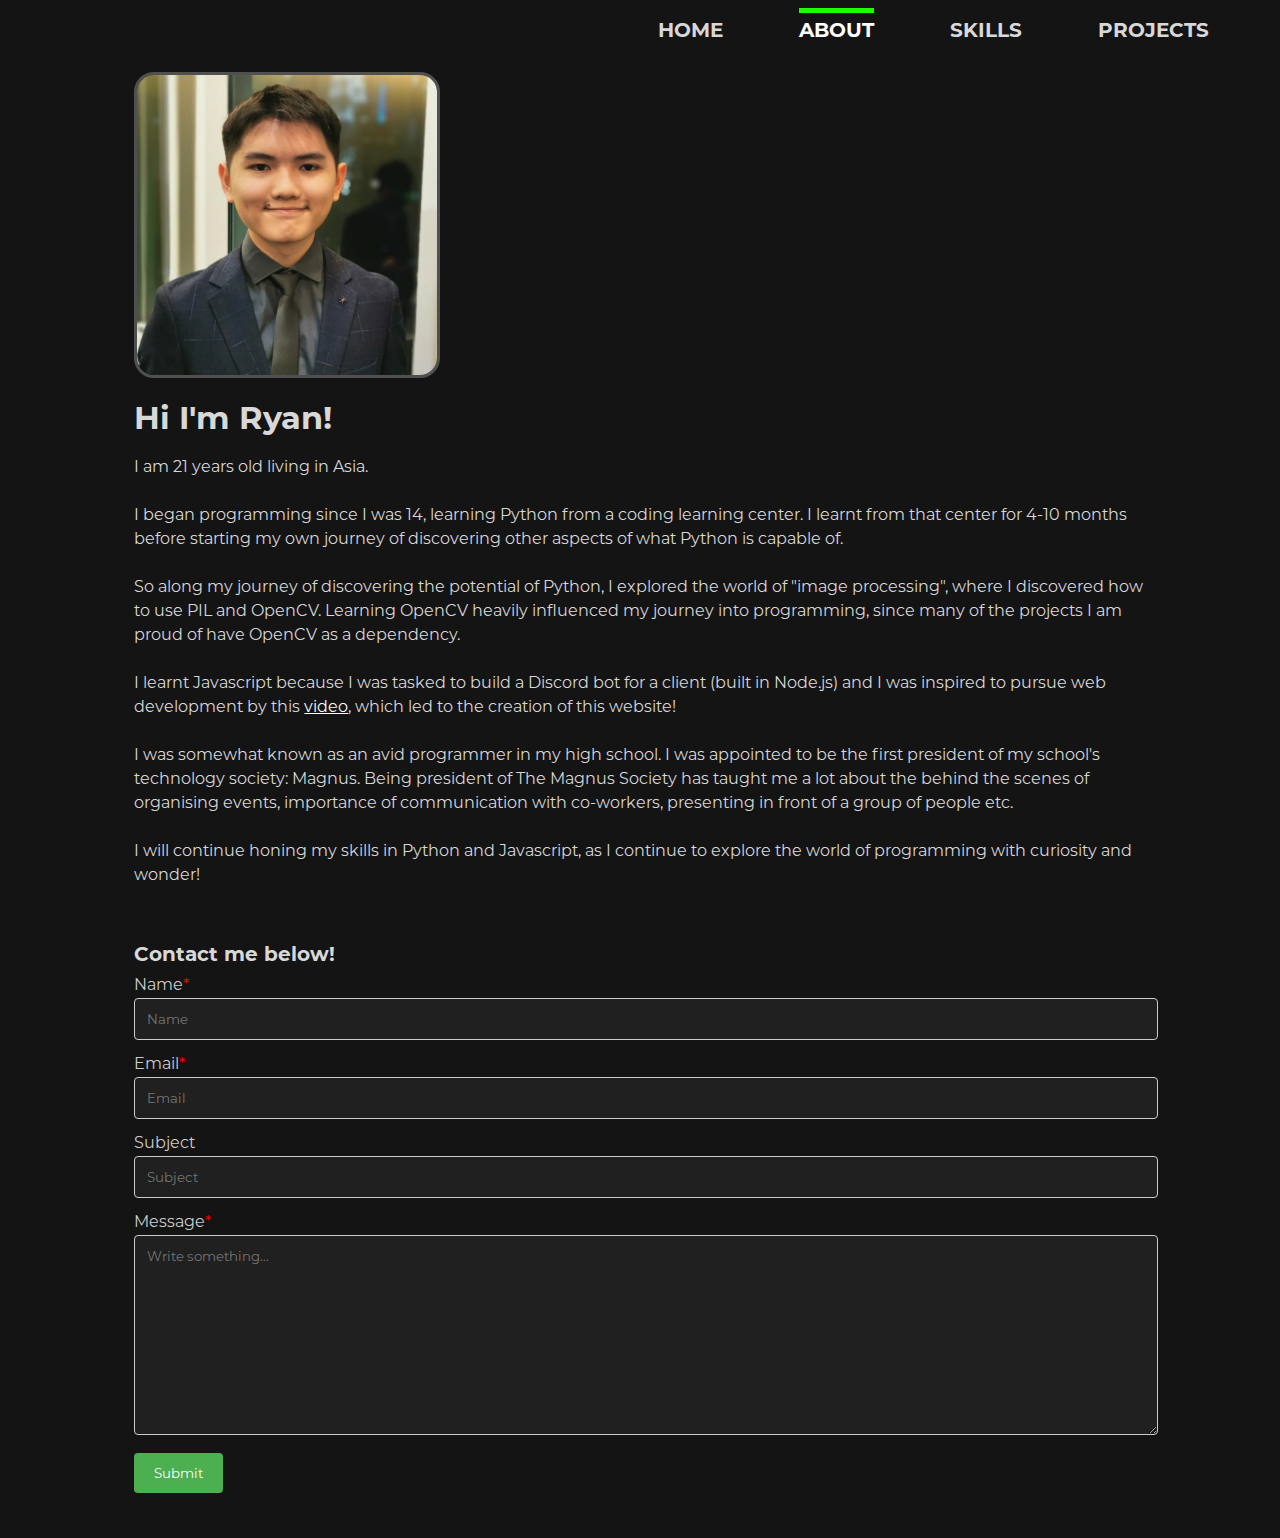
<file: about.html>
<!DOCTYPE html>
<html>
	<head>
		<link rel="stylesheet" type="text/css" href="style/style.css" />
		<link
			rel="shortcut icon"
			type="image/jpg"
			href="static/images/logo.jpg"
		/>
		<meta name="author" content="Ryan" />
		<meta
			name="description"
			content="Some information about my background and myself"
		/>
		<meta name="robots" content=", follow" />
		<meta
			name="viewport"
			content="width=device-width, initial-scale=1.0, maximum-scale=1.0, user-scalable=0"
		/>
		<script src="https://cdn.jsdelivr.net/npm/jquery@3.2.1/dist/jquery.min.js"></script>
		<script src="scripts/contact.js"></script>
		<script>
			console.log(
				"Imagine how narcissistic you have to be, writing so many paragraphs about yourself ugh"
			);

			window.onbeforeunload = function () {
				window.scrollTo(0, 0);
			};

			$(window).on("load", async function () {
				let date = new Date();
				let year = date.getFullYear();
				let month = date.getMonth() + 1;
				let day = date.getDate();
				let age = year - 2004;

				if (month < 11 || day < 28) {
					age--;
				}

				document.getElementById("age").innerText = age;
			});
		</script>
		<title>About</title>
		<style>
			input[type="text"],
			select,
			textarea {
				width: 100%;
				padding: 12px;
				border: 1px solid #ccc;
				border-radius: 4px;
				box-sizing: border-box;
				margin-top: 6px;
				margin-bottom: 16px;
				resize: vertical;
				background-color: #202020;
				color: #fafafa;
			}

			input[type="submit"] {
				background-color: #4caf50;
				padding: 12px 20px;
				border: none;
				border-radius: 4px;
				cursor: pointer;
			}

			input[type="submit"]:hover {
				background-color: #45a049;
			}

			input {
				font-family: "montserrat";
			}

			.container {
				color: #ccc;
				font-family: "montserrat";
			}
			.card {
				margin: auto;
				line-height: 15px;
				width: 80%;
			}

			#greeting {
				margin-top: 30px;
				margin-bottom: 30px;
			}

			#life-story {
				font-family: "montserrat";
				line-height: 1.5em;
				margin-bottom: 60px;
				font-size: 16px;
			}

			#contact-title {
				margin-bottom: 15px;
				font-size: 20px;
			}

			#yt-vid {
				text-decoration: underline;
				color: #fafafa;
			}

			#pfp {
				width: 300px;
				border: 3px solid #505050;
				border-radius: 20px;
			}

			.status {
				color: red;
				font-size: smaller;
				display: inline-block;
				margin-left: 10px;
			}

			@media screen and (max-width: 700px) {
				.card {
					width: 95%;
				}
				#pfp {
					width: 280px;
				}
			}
		</style>
	</head>
	<body>
		<nav>
			<ul>
				<li><a href="./">Home</a></li>
				<li><a href class="active">About</a></li>
				<li><a href="./skills.html">Skills</a></li>
				<li><a href="./projects.html">Projects</a></li>
			</ul>
		</nav>
		<div class="card">
			<img src="static/images/pfp.png" id="pfp" />
			<h1 id="greeting">Hi I'm Ryan!</h1>
			<p id="life-story">
				I am <span id="age"></span> years old living in Asia.
				<br /><br />
				I began programming since I was 14, learning Python from a
				coding learning center. I learnt from that center for 4-10
				months before starting my own journey of discovering other
				aspects of what Python is capable of.
				<br /><br />
				So along my journey of discovering the potential of Python,
				I explored the world of "image processing", where I
				discovered how to use PIL and OpenCV. Learning OpenCV
				heavily influenced my journey into programming, since many
				of the projects I am proud of have OpenCV as a dependency.
				<br /><br />
				I learnt Javascript because I was tasked to build a Discord
				bot for a client (built in Node.js) and I was inspired to
				pursue web development by this
				<a
					id="yt-vid"
					href="https://youtu.be/BZqzhmlTkAc"
					target="_blank"
					>video</a
				>, which led to the creation of this website! <br /><br />
				I was somewhat known as an avid programmer in my high
				school. I was appointed to be the first president of my
				school's technology society: Magnus. Being president of The
				Magnus Society has taught me a lot about the behind the
				scenes of organising events, importance of communication
				with co-workers, presenting in front of a group of people
				etc.
				<br /><br />
				I will continue honing my skills in Python and Javascript,
				as I continue to explore the world of programming with
				curiosity and wonder!
			</p>
			<h3 id="contact-title">Contact me below!</h3>
			<div class="container" style="width: 80%; position: absolute">
				<form
					action="https://formspree.io/f/xgerwrwj"
					method="POST"
				>
					<label for="name"
						>Name<span style="color: red">*</span></label
					>
					<span class="name status"></span>
					<input
						required
						type="text"
						name="name"
						class="name-input"
						placeholder="Name"
					/>

					<label for="email"
						>Email<span style="color: red">*</span></label
					>
					<span class="email status"></span>
					<input
						required
						type="text"
						name="email"
						class="email-input"
						placeholder="Email"
					/>

					<label for="subject">Subject</label>
					<input
						type="text"
						name="subject"
						class="subject-input"
						placeholder="Subject"
					/>

					<label for="Message"
						>Message<span style="color: red">*</span></label
					>
					<span class="message status"></span>
					<textarea
						required
						id="message"
						name="message"
						class="message-input"
						placeholder="Write something..."
						style="height: 200px; font-family: montserrat"
					></textarea>

					<input
						type="submit"
						value="Submit"
						class="submit"
						style="color: white"
					/>
					<br /><br />
				</form>
				<br /><br />
			</div>
		</div>
	</body>
</html>
</file>
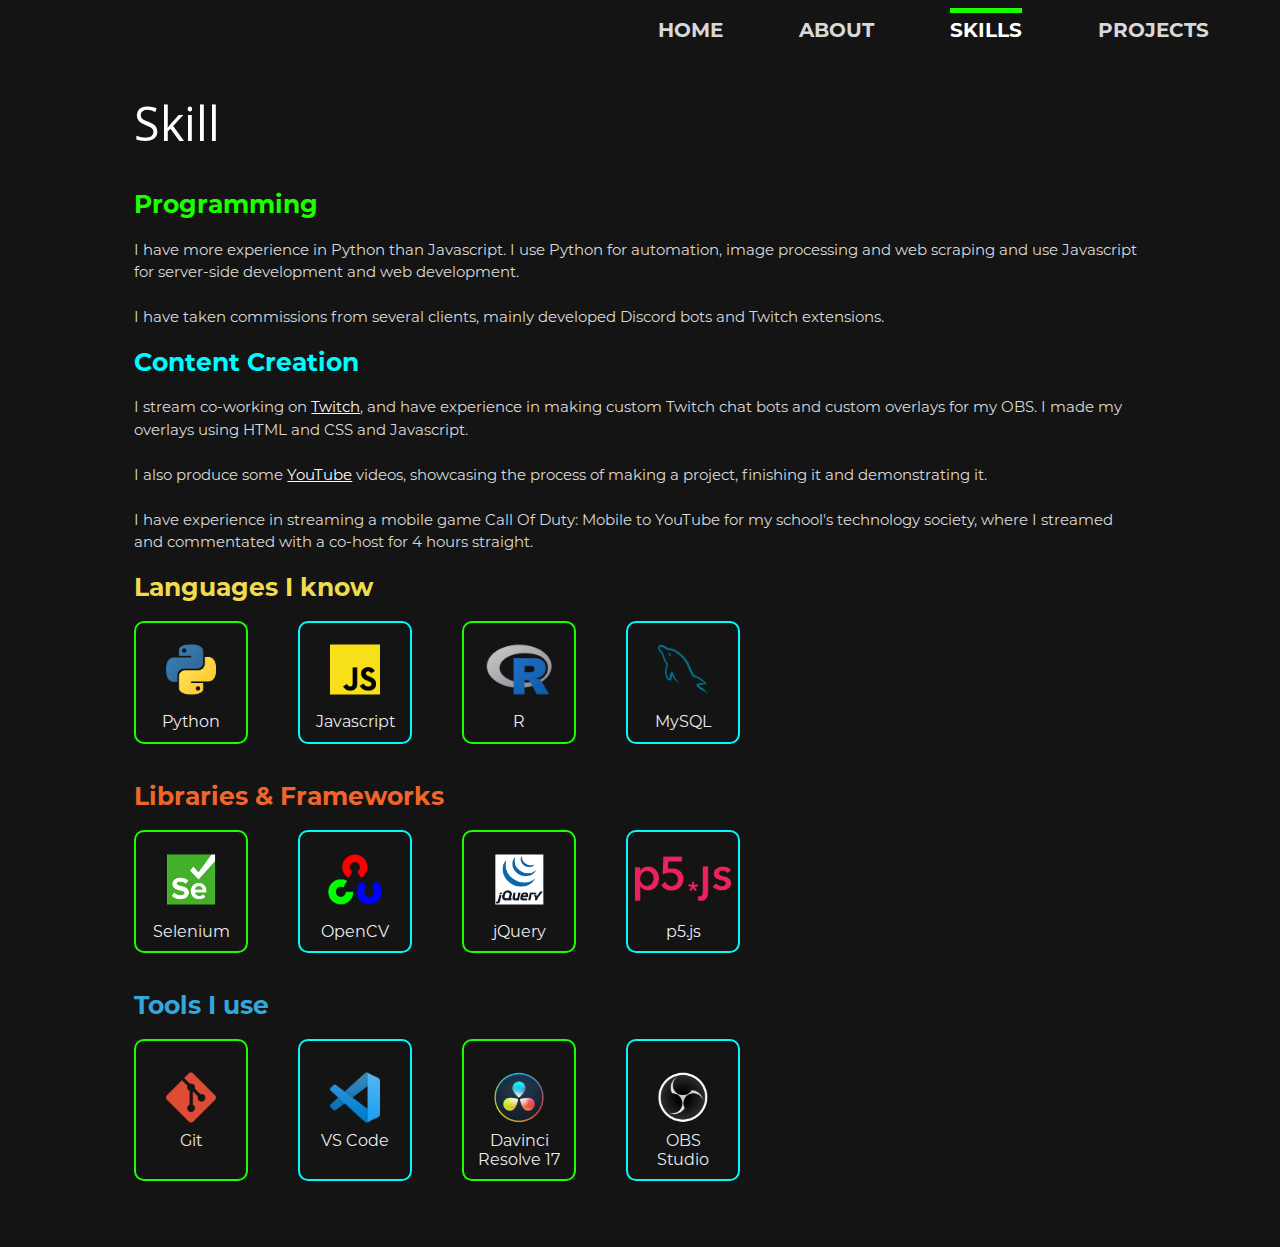
<file: skills.html>
<!DOCTYPE html>
<html>
	<head>
		<link rel="stylesheet" type="text/css" href="style/style.css" />
		<link
			rel="shortcut icon"
			type="image/jpg"
			href="static/images/logo.jpg"
		/>
		<title>Skills</title>
		<meta name="author" content="Ryan" />
		<meta
			name="description"
			content="Some information regarding my technical skills and experience collected in programming"
		/>
		<meta name="robots" content=", follow" />
		<meta
			name="viewport"
			content="width=device-width, initial-scale=1.0, maximum-scale=1.0, user-scalable=0"
		/>
		<script src="https://cdn.jsdelivr.net/npm/jquery@3.2.1/dist/jquery.min.js"></script>
		<script src="scripts/animation.js"></script>
		<script>
			function consoleText(words, id, colors) {
				var visible = true;
				var con = document.getElementById("console");
				var letterCount = 1;
				var x = 1;
				var waiting = false;
				var target = document.getElementById(id);
				target.setAttribute("style", "color:" + colors[0]);
				window.setInterval(function () {
					if (letterCount === 0 && waiting === false) {
						waiting = true;
						target.innerHTML = words[0].substring(
							0,
							letterCount
						);
						window.setTimeout(function () {
							var usedColor = colors.shift();
							colors.push(usedColor);
							var usedWord = words.shift();
							words.push(usedWord);
							x = 1;
							target.setAttribute(
								"style",
								"color:" + colors[0]
							);
							letterCount += x;
							waiting = false;
						}, 800);
					} else if (
						letterCount === words[0].length + 1 &&
						waiting === false
					) {
						waiting = true;
						window.setTimeout(function () {
							x = -1;
							letterCount += x;
							waiting = false;
						}, 3000);
					} else if (waiting === false) {
						target.innerHTML = words[0].substring(
							0,
							letterCount
						);
						letterCount += x;
					}
				}, 120);
				window.setInterval(function () {
					if (visible === true) {
						con.className = "console-underscore hidden";
						visible = false;
					} else {
						con.className = "console-underscore";

						visible = true;
					}
				}, 400);
			}

			window.onbeforeunload = function () {
				window.scrollTo(0, 0);
			};

			console.log(
				`Sometimes I think about the future, contemplating if I'm ever good enough to land myself a good programming job with good pay.`
			);

			$(window).on("load", async function () {
				consoleText(
					[
						"Skills",
						"Hello World",
						"Programming",
						"Content Creation",
						"Javascript",
						"HTML5",
						"CSS3",
					],
					"text",
					[
						"#fff",
						"#00fbff",
						"#1cff00",
						"#00fbff",
						"#f0db4f",
						"#f16529",
						"#33a7dd",
					]
				);
			});
		</script>
		<style>
			@import url(https://fonts.googleapis.com/css?family=Khula:700);

			.main-content {
				line-height: 1.2em;
				width: 80%;
				margin: auto;
			}
			.hidden {
				opacity: 0;
			}
			.console-container {
				font-family: "Khula";
				font-size: 50px;
				padding-top: 50px;
				padding-bottom: 30px;
			}
			.console-underscore {
				display: inline-block;
				position: relative;
				top: -0.14em;
				left: 10px;
			}

			.icons {
				display: flex;
				grid-auto-flow: column;
				column-gap: 50px;
			}

			.item {
				width: 90px;
				padding: 10px;
				border-radius: 10px;
			}

			.lime {
				border: solid 2px #1cff00;
			}

			.cyan {
				border: solid 2px #00fbff;
			}

			.icon-img {
				height: 50px;
				padding-bottom: 25px;
				left: 50%;
				top: 50%;
				position: relative;
				transform: translate(-50%, -50%);
			}

			.item-name {
				text-align: center;
				width: 100%;
				margin: auto;
				line-height: 1.2em;
				color: #ececec;
			}

			.titleChar {
				font-size: 25px;
				position: relative;
				line-height: 1.5em;
			}

			.titleChar:hover {
				position: relative;
				bottom: 2px;
				display: inline-block;
				font-size: 25px;
			}

			.details {
				line-height: 1.5em;
				font-size: 15px;
			}

			.titleCharacters {
				margin-top: 15px;
				margin-bottom: 15px;
			}

			.cyanText {
				color: #00fbff;
			}
			.limeText {
				color: #1cff00;
			}

			.orangeText {
				color: #f16529;
			}

			.lightBlueText {
				color: #33a7dd;
			}

			.javascriptText {
				color: #f0db4f;
			}

			a {
				text-decoration: none;
			}
			a.socials {
				text-decoration: underline;
				color: #fafafa;
			}

			@media screen and (max-width: 700px) {
				.console-container {
					font-size: 40px;
				}
				.icon-img {
					height: 30px;
				}

				.icons {
					display: flex;
					gap: 10px;
					justify-self: center;
					/* border:solid 1px red; */
				}

				.main-content {
					width: 95%;
				}
			}
			@media screen and (max-width: 400px) {
				.console-container {
					font-size: 32px;
				}

				.icons {
					display: grid;
					grid-template-columns: 1fr 1fr 1fr;
					grid-auto-flow: unset;
					row-gap: 10px;
				}

				.icon-img {
					height: 25px;
				}

				.item-name {
					text-align: center;
					width: 100%;
					margin: auto;
					line-height: 1.2em;
				}

				.item {
					padding: 2px;
				}
			}
		</style>
	</head>
	<body>
		<nav>
			<ul>
				<li><a href="./">Home</a></li>
				<li><a href="./about.html">About</a></li>
				<li><a href class="active">Skills</a></li>
				<li><a href="./projects.html">Projects</a></li>
			</ul>
		</nav>
		<div class="main-content">
			<div class="console-container">
				<span id="text"></span>
				<div class="console-underscore" id="console">&#95;</div>
			</div>
			<section id="programming">
				<h2 class="titleCharacters">
					<span class="titleChar limeText">P</span
					><span class="titleChar limeText">r</span
					><span class="titleChar limeText">o</span
					><span class="titleChar limeText">g</span
					><span class="titleChar limeText">r</span
					><span class="titleChar limeText">a</span
					><span class="titleChar limeText">m</span
					><span class="titleChar limeText">m</span
					><span class="titleChar limeText">i</span
					><span class="titleChar limeText">n</span
					><span class="titleChar limeText">g</span>
				</h2>
				<p class="details">
					I have more experience in Python than Javascript. I use
					Python for automation, image processing and web
					scraping and use Javascript for server-side development
					and web development.
					<br /><br />
					I have taken commissions from several clients, mainly
					developed Discord bots and Twitch extensions.
				</p>
				<h2 class="titleCharacters">
					<span class="titleChar cyanText">C</span
					><span class="titleChar cyanText">o</span
					><span class="titleChar cyanText">n</span
					><span class="titleChar cyanText">t</span
					><span class="titleChar cyanText">e</span
					><span class="titleChar cyanText">n</span
					><span class="titleChar cyanText">t</span><span> </span
					><span class="titleChar cyanText">C</span
					><span class="titleChar cyanText">r</span
					><span class="titleChar cyanText">e</span
					><span class="titleChar cyanText">a</span
					><span class="titleChar cyanText">t</span
					><span class="titleChar cyanText">i</span
					><span class="titleChar cyanText">o</span
					><span class="titleChar cyanText">n</span>
				</h2>
				<p class="details">
					I stream co-working on
					<a
						class="socials"
						target="_blank"
						href="https://twitch.tv/RyanPython"
						>Twitch</a
					>, and have experience in making custom Twitch chat
					bots and custom overlays for my OBS. I made my overlays
					using HTML and CSS and Javascript. <br /><br />
					I also produce some
					<a
						class="socials"
						target="_blank"
						href="https://www.youtube.com/channel/UCaota2WuI4lJ3ts2NHrc6-w"
						>YouTube</a
					>
					videos, showcasing the process of making a project,
					finishing it and demonstrating it. <br /><br />
					I have experience in streaming a mobile game Call Of
					Duty: Mobile to YouTube for my school's technology
					society, where I streamed and commentated with a
					co-host for 4 hours straight.
				</p>
				<h2 class="titleCharacters">
					<span class="titleChar javascriptText">L</span
					><span class="titleChar javascriptText">a</span
					><span class="titleChar javascriptText">n</span
					><span class="titleChar javascriptText">g</span
					><span class="titleChar javascriptText">u</span
					><span class="titleChar javascriptText">a</span
					><span class="titleChar javascriptText">g</span
					><span class="titleChar javascriptText">e</span
					><span class="titleChar javascriptText">s</span
					><span> </span
					><span class="titleChar javascriptText">I</span
					><span> </span
					><span class="titleChar javascriptText">k</span
					><span class="titleChar javascriptText">n</span
					><span class="titleChar javascriptText">o</span
					><span class="titleChar javascriptText">w</span>
				</h2>
				<div class="icons">
					<div class="lime item">
						<a
							href="https://en.wikipedia.org/wiki/Python_(programming_language)"
							target="_blank"
						>
							<img
								class="icon-img"
								src="./static/images/python.png"
							/>
						</a>
						<a
							href="https://en.wikipedia.org/wiki/Python_(programming_language)"
							target="_blank"
						>
							<div class="item-name">Python</div></a
						>
					</div>
					<div class="cyan item">
						<a
							href="https://en.wikipedia.org/wiki/JavaScript"
							target="_blank"
						>
							<img
								class="icon-img"
								src="./static/images/javascript.png"
							/>
						</a>
						<a
							href="https://en.wikipedia.org/wiki/JavaScript"
							target="_blank"
						>
							<div class="item-name">Javascript</div>
						</a>
					</div>
					<div class="lime item">
						<a
							href="https://en.wikipedia.org/wiki/R_(programming_language)"
							target="_blank"
						>
							<img
								class="icon-img"
								src="./static/images/R.png"
							/>
						</a>
						<a
							href="https://en.wikipedia.org/wiki/R_(programming_language)"
							target="_blank"
						>
							<div class="item-name">R</div>
						</a>
					</div>
					<div class="cyan item">
						<a
							href="https://en.wikipedia.org/wiki/MySQL"
							target="_blank"
						>
							<img
								class="icon-img"
								src="./static/images/mysql-logo.png"
							/>
						</a>
						<a
							href="https://en.wikipedia.org/wiki/MySQL"
							target="_blank"
						>
							<div class="item-name">MySQL</div>
						</a>
					</div>
				</div>
				<br />
				<h2 class="titleCharacters">
					<span class="titleChar orangeText">L</span
					><span class="titleChar orangeText">i</span
					><span class="titleChar orangeText">b</span
					><span class="titleChar orangeText">r</span
					><span class="titleChar orangeText">a</span
					><span class="titleChar orangeText">r</span
					><span class="titleChar orangeText">i</span
					><span class="titleChar orangeText">e</span
					><span class="titleChar orangeText">s</span
					><span> </span
					><span class="titleChar orangeText">&</span
					><span> </span
					><span class="titleChar orangeText">F</span
					><span class="titleChar orangeText">r</span
					><span class="titleChar orangeText">a</span
					><span class="titleChar orangeText">m</span
					><span class="titleChar orangeText">e</span
					><span class="titleChar orangeText">w</span
					><span class="titleChar orangeText">o</span
					><span class="titleChar orangeText">r</span
					><span class="titleChar orangeText">k</span
					><span class="titleChar orangeText">s</span>
				</h2>
				<div class="icons">
					<div class="lime item">
						<a
							href="https://en.wikipedia.org/wiki/Selenium_(software)"
							target="_blank"
						>
							<img
								class="icon-img"
								src="./static/images/selenium.png"
							/>
						</a>
						<a
							href="https://en.wikipedia.org/wiki/Selenium_(software)"
							target="_blank"
						>
							<div class="item-name">Selenium</div>
						</a>
					</div>
					<div class="cyan item">
						<a
							href="https://en.wikipedia.org/wiki/OpenCV"
							target="_blank"
						>
							<img
								class="icon-img"
								src="./static/images/opencv.png"
							/>
						</a>
						<a
							href="https://en.wikipedia.org/wiki/OpenCV"
							target="_blank"
						>
							<div class="item-name">OpenCV</div>
						</a>
					</div>
					<div class="lime item">
						<a
							href="https://en.wikipedia.org/wiki/JQuery"
							target="_blank"
						>
							<img
								class="icon-img"
								src="./static/images/jquery.png"
							/>
						</a>
						<a
							href="https://en.wikipedia.org/wiki/JQuery"
							target="_blank"
						>
							<div class="item-name">jQuery</div>
						</a>
					</div>
					<div class="cyan item">
						<a
							href="https://en.wikipedia.org/wiki/Processing_(programming_language)#Processing.js"
							target="_blank"
						>
							<img
								class="icon-img"
								src="./static/images/p5js.png"
							/>
						</a>
						<a
							href="https://en.wikipedia.org/wiki/Processing_(programming_language)#Processing.js"
							target="_blank"
						>
							<div class="item-name">p5.js</div>
						</a>
					</div>
				</div>
				<br />
				<h2 class="titleCharacters">
					<span class="titleChar lightBlueText">T</span
					><span class="titleChar lightBlueText">o</span
					><span class="titleChar lightBlueText">o</span
					><span class="titleChar lightBlueText">l</span
					><span class="titleChar lightBlueText">s</span
					><span> </span
					><span class="titleChar lightBlueText">I</span
					><span> </span
					><span class="titleChar lightBlueText">u</span
					><span class="titleChar lightBlueText">s</span
					><span class="titleChar lightBlueText">e</span>
				</h2>
				<div class="icons">
					<div class="lime item">
						<a
							href="https://en.wikipedia.org/wiki/Git"
							target="_blank"
						>
							<img
								class="icon-img"
								src="./static/images/git.png"
							/>
						</a>
						<a
							href="https://en.wikipedia.org/wiki/Git"
							target="_blank"
							><div class="item-name">Git</div></a
						>
					</div>
					<div class="cyan item">
						<a
							href="https://en.wikipedia.org/wiki/Visual_Studio_Code"
							target="_blank"
						>
							<img
								class="icon-img"
								src="./static/images/vscode.png"
							/>
						</a>
						<a
							href="https://en.wikipedia.org/wiki/Visual_Studio_Code"
							target="_blank"
						>
							<div class="item-name">VS Code</div></a
						>
					</div>
					<div class="lime item">
						<a
							href="https://en.wikipedia.org/wiki/DaVinci_Resolve"
							target="_blank"
						>
							<img
								class="icon-img"
								src="./static/images/davinci.png"
							/>
						</a>
						<a
							href="https://en.wikipedia.org/wiki/DaVinci_Resolve"
							target="_blank"
						>
							<div class="item-name">
								Davinci Resolve 17
							</div>
						</a>
					</div>
					<div class="cyan item">
						<a
							href="https://en.wikipedia.org/wiki/OBS_Studio"
							target="_blank"
						>
							<img
								class="icon-img"
								src="./static/images/obs.png"
							/>
						</a>
						<a
							href="https://en.wikipedia.org/wiki/OBS_Studio"
							target="_blank"
						>
							<div class="item-name">OBS Studio</div>
						</a>
					</div>
				</div>
			</section>
			<br /><br /><br />
		</div>
	</body>
</html>
</file>
<file: style/style.css>
@font-face {
	font-family: "montserrat-bold";
	src: url("../font/Montserrat-Bold.otf");
}
@font-face {
	font-family: "montserrat";
	src: url("../font/Montserrat-Regular.otf");
}

@font-face {
	font-family: "roboto-light";
	src: url("../font/Roboto-Light.ttf");
}

html {
	overflow: scroll;
	overflow-x: hidden;
}
::-webkit-scrollbar {
	width: 0; /* Remove scrollbar space */
	background: transparent; /* just make scrollbar invisible */
}

html > div[style] {
	/*disable pop out video*/
	display: none !important;
}

body {
	background-color: #141414;
	color: #d8d8d8;
	font-family: "montserrat";
	-webkit-touch-callout: none;
	-webkit-user-select: none;
	-khtml-user-select: none;
	-moz-user-select: none;
	-ms-user-select: none;
	user-select: none;
}

a:link {
	text-decoration: none;
}
a:visited {
	text-decoration: none;
}
a:hover {
	text-decoration: none;
}
a:active {
	text-decoration: none;
}

nav {
	z-index: 2;
	display: flex;
	font-family: "montserrat-bold";
	font-size: 20px;
	width: 95%;
	justify-content: right;
	padding-bottom: 20px;
}

nav ul {
	margin: 0;
	padding: 0;
	list-style: none;
}

nav li {
	display: inline-block;
	margin-left: 70px;
	padding-top: 10px;
	padding-bottom: 10px;
	position: relative;
}

nav a {
	text-decoration: none;
	text-transform: uppercase;
	color: #d8d8d8;
}

nav a:hover {
	color: white;
}

nav a:not(.active)::before {
	content: "";
	display: block;
	position: absolute;
	height: 5px;
	width: 0%;
	background-color: #1cff00;
	top: 0;
	transition: all ease-in-out 250ms;
}

nav a:not(.active):hover::before {
	width: 100%;
}

.active {
	color: white;
}

.active::before {
	content: "";
	display: block;
	background-color: #1cff00;
	height: 5px;
	width: 100%;
	top: 0;
	position: absolute;
}

.loader-wrapper {
	z-index: 100;
	width: 100%;
	height: 100%;
	position: fixed;
	top: 0;
	left: 0;
	background-color: #141414;
	display: flex;
	justify-content: center;
	align-items: center;
}
.loader {
	z-index: 101;
	top: 35%;
	transform: translate(0%, 100px);
	position: absolute;
	border: 1px solid #1cff00;
	border-radius: 50px;
	width: 40%;
	height: 5px;
	animation: loader 5s infinite ease;
}
.loader-inner {
	vertical-align: top;
	display: inline-block;
	height: 100%;
	background-color: #1cff00;
	border-radius: 50px;
	animation: loader-inner 5s infinite ease-in;
}
.loader-image {
	margin: 0 auto;
	position: absolute;
	top: 30%;
	height: 100px;
}

h1,
h2,
h3,
h4 {
	font-family: "montserrat-bold";
}

@media screen and (max-width: 1000px) {
	nav {
		font-size: 20px;
	}
	nav li {
		margin-left: 40px;
	}
}
@media screen and (max-width: 700px) {
	nav {
		font-size: 13px;
	}
	nav li {
		margin-left: 20px;
	}
}

@media screen and (max-width: 400px) {
	nav {
		font-size: 12px;
	}
	nav li {
		margin-left: 15px;
	}
}
</file>
